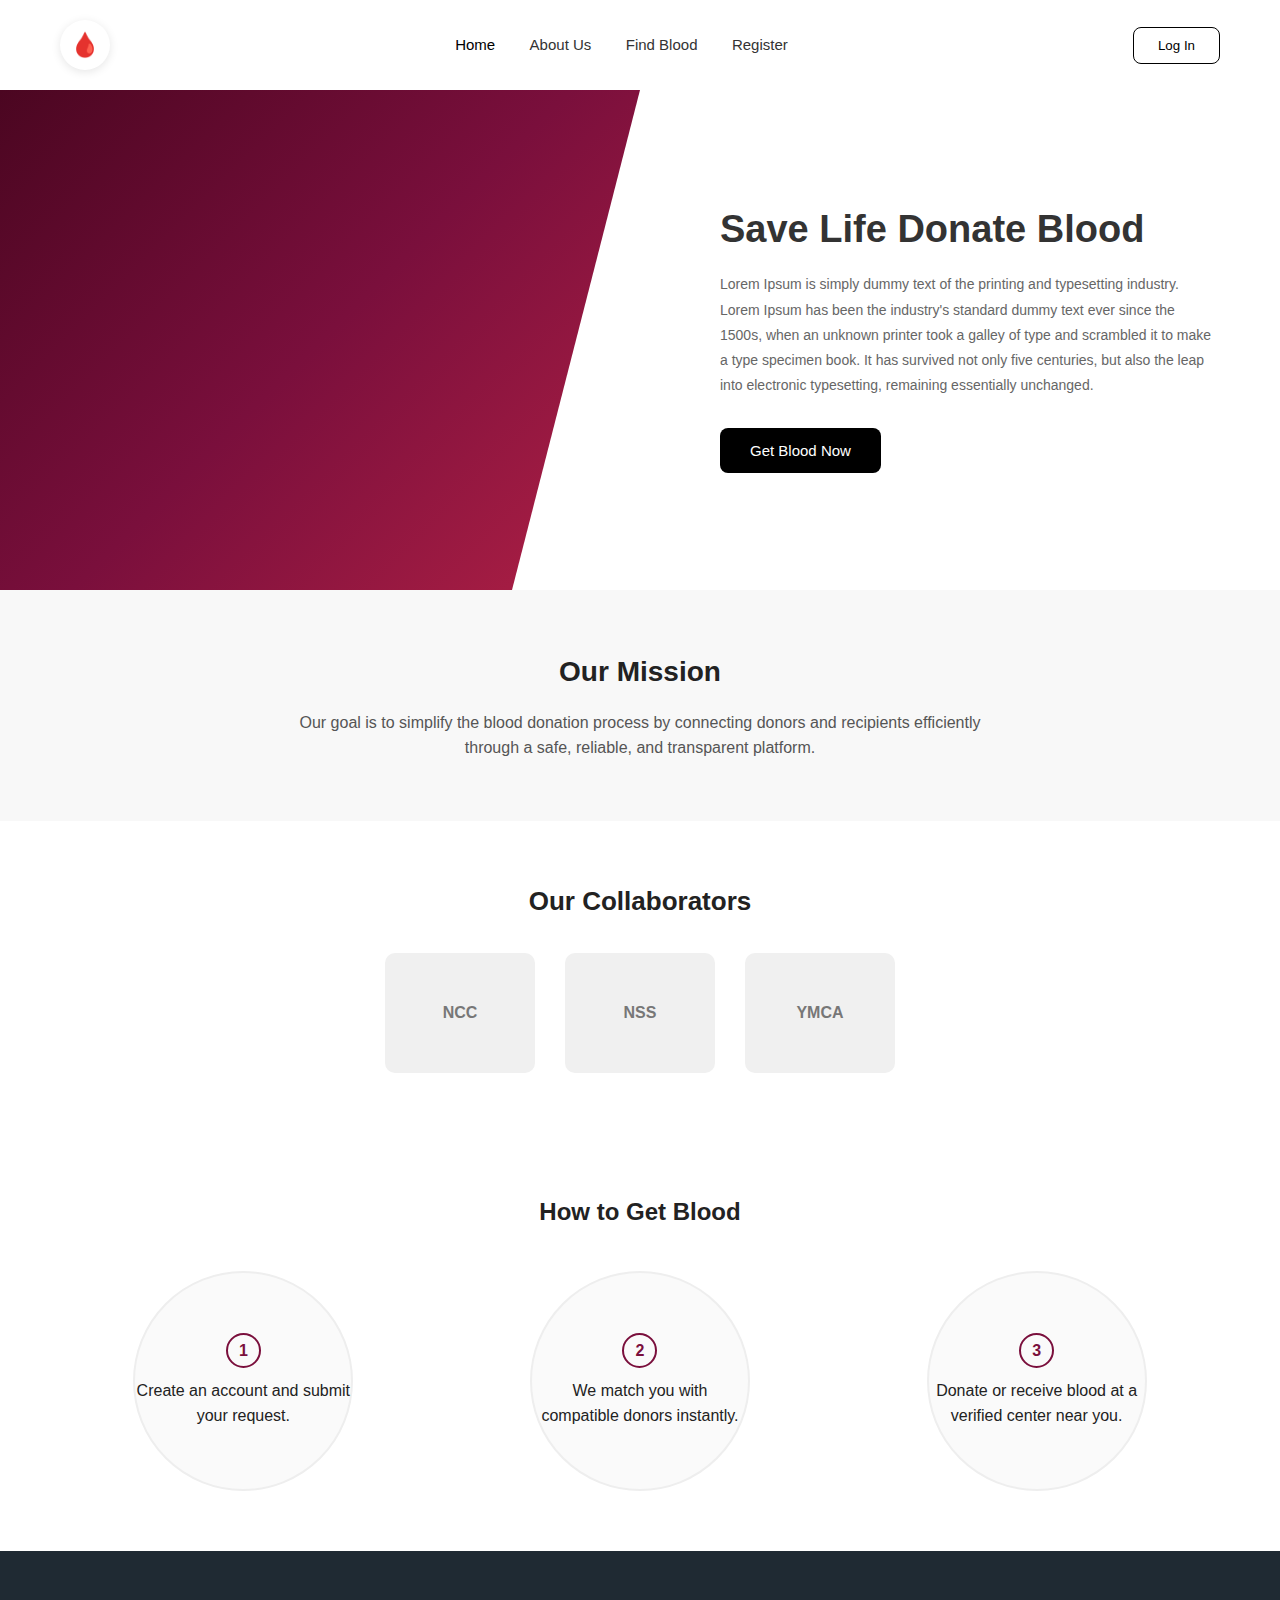
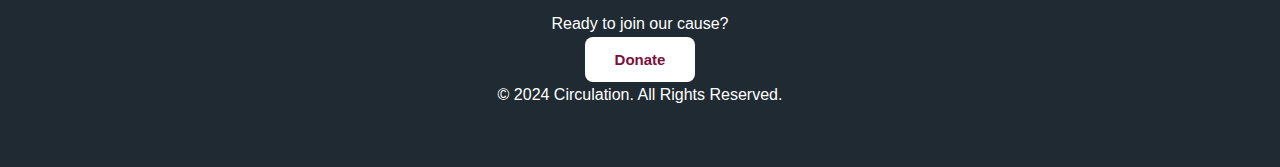
<file: index.html>
<!DOCTYPE html>
<html lang="en">
<head>
  <meta charset="UTF-8">
  <meta name="viewport" content="width=device-width, initial-scale=1.0">
  <title>Circulation | Save Life Donate Blood</title>
  <link rel="stylesheet" href="style.css">
</head>

<body>


  <header class="navbar">
    <div class="logo">🩸</div>
    <nav>
      <a href="#" class="active">Home</a>
      <a href="aboutus.html">About Us</a>
      <a href="findblood.html">Find Blood</a>
      <a href="register.html">Register</a>
    </nav>
    <button class="login">Log In</button>
  </header>


  <section class="hero">
    <div class="hero-shape"></div>
    <div class="hero-text">
      <h1>Save Life Donate Blood</h1>
      <p>Lorem Ipsum is simply dummy text of the printing and typesetting industry. Lorem Ipsum has been the industry's standard dummy text ever since the 1500s, when an unknown printer took a galley of type and scrambled it to make a type specimen book. It has survived not only five centuries, but also the leap into electronic typesetting, remaining essentially unchanged.</p>
      <button class="primary-btn">Get Blood Now</button>
    </div>
  </section>

    <section class="mission">
    <h2>Our Mission</h2>
    <p>Our goal is to simplify the blood donation process by connecting donors and recipients efficiently through a safe, reliable, and transparent platform.</p>
  </section>


  <section class="collaborators">
    <h2>Our Collaborators</h2>
    <div class="logos">
      <div class="box">NCC</div>
      <div class="box">NSS</div>
      <div class="box">YMCA</div>
    </div>
  </section>

 
  <section class="steps">
    <h2>How to Get Blood</h2>
    <div class="step-container">
      <div class="step">
        <span>1</span>
        <p>Create an account and submit your request.</p>
      </div>
      <div class="step">
        <span>2</span>
        <p>We match you with compatible donors instantly.</p>
      </div>
      <div class="step">
        <span>3</span>
        <p>Donate or receive blood at a verified center near you.</p>
      </div>
    </div>
  </section>


  <footer>
    <div class="footer-content">
      <p>Ready to join our cause?</p>
      <button class="primary-btn">Donate</button>
      <p class="footer-copy">&copy; 2024 Circulation. All Rights Reserved.</p>
    </div>
  </footer>

</body>
</html>
</file>
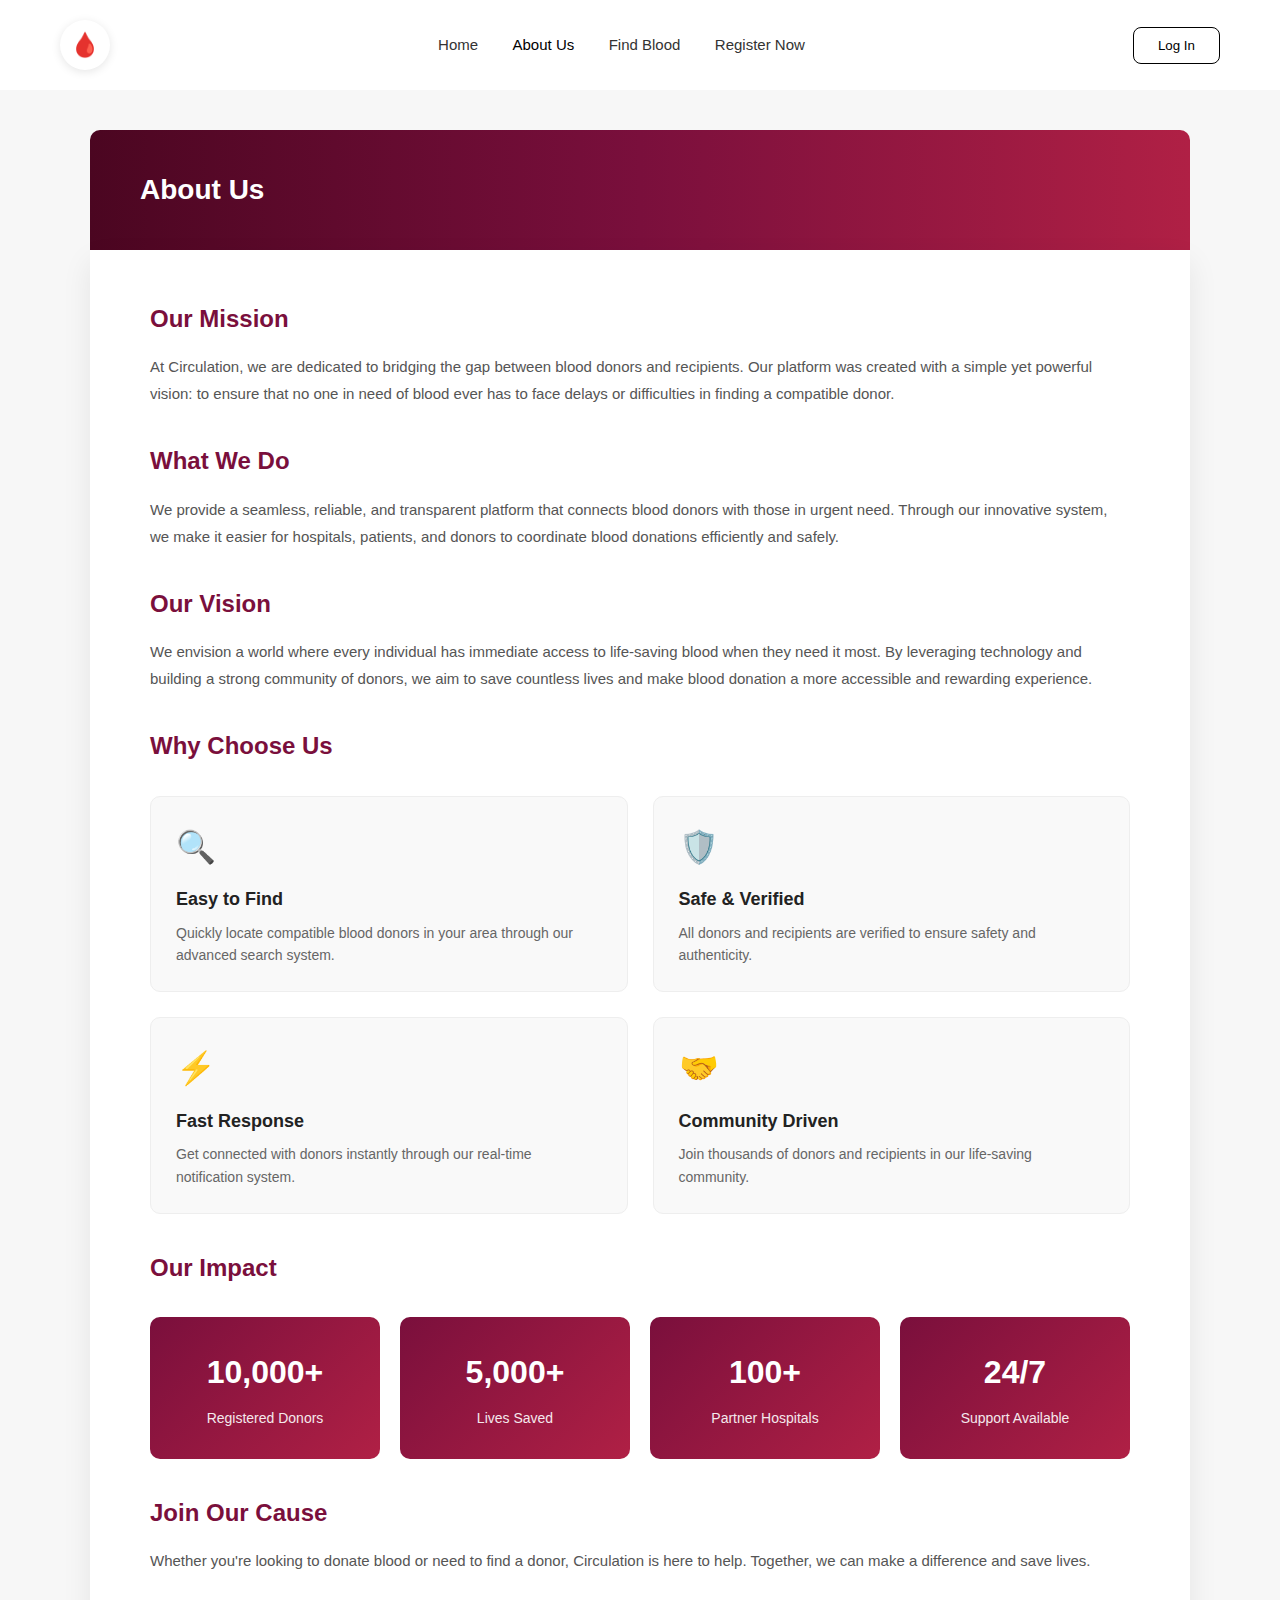
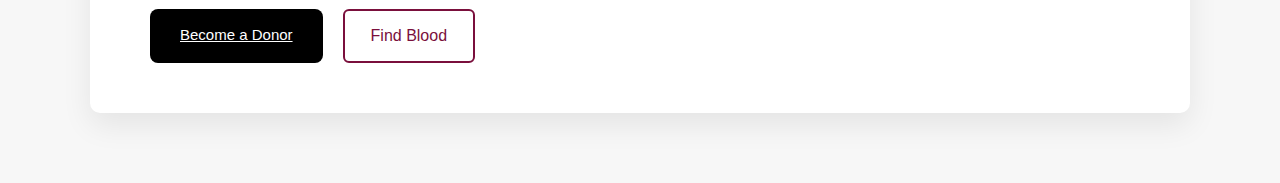
<file: Aboutus.html>
<!DOCTYPE html>
<html lang="en">
<head>
  <meta charset="UTF-8" />
  <meta name="viewport" content="width=device-width, initial-scale=1.0" />
  <title>About Us - Circulation</title>
  <link rel="stylesheet" href="style.css" />
</head>
<body>

<header class="navbar">
  <div class="logo">🩸</div>

  <nav>
    <a href="index.html">Home</a>
    <a href="aboutus.html" class="active">About Us</a>
    <a href="findblood.html">Find Blood</a>
    <a href="register.html">Register Now</a>
  </nav>

  <button class="login">Log In</button>
</header>

<section class="about-hero">
  <div class="container">
    <div class="about-banner">
      <h1>About Us</h1>
    </div>

    <div class="about-card">
      <div class="about-content">
        <h2>Our Mission</h2>
        <p>At Circulation, we are dedicated to bridging the gap between blood donors and recipients. Our platform was created with a simple yet powerful vision: to ensure that no one in need of blood ever has to face delays or difficulties in finding a compatible donor.</p>

        <h2>What We Do</h2>
        <p>We provide a seamless, reliable, and transparent platform that connects blood donors with those in urgent need. Through our innovative system, we make it easier for hospitals, patients, and donors to coordinate blood donations efficiently and safely.</p>

        <h2>Our Vision</h2>
        <p>We envision a world where every individual has immediate access to life-saving blood when they need it most. By leveraging technology and building a strong community of donors, we aim to save countless lives and make blood donation a more accessible and rewarding experience.</p>

        <h2>Why Choose Us</h2>
        <div class="features-grid">
          <div class="feature-item">
            <div class="feature-icon">🔍</div>
            <h3>Easy to Find</h3>
            <p>Quickly locate compatible blood donors in your area through our advanced search system.</p>
          </div>

          <div class="feature-item">
            <div class="feature-icon">🛡️</div>
            <h3>Safe & Verified</h3>
            <p>All donors and recipients are verified to ensure safety and authenticity.</p>
          </div>

          <div class="feature-item">
            <div class="feature-icon">⚡</div>
            <h3>Fast Response</h3>
            <p>Get connected with donors instantly through our real-time notification system.</p>
          </div>

          <div class="feature-item">
            <div class="feature-icon">🤝</div>
            <h3>Community Driven</h3>
            <p>Join thousands of donors and recipients in our life-saving community.</p>
          </div>
        </div>

        <h2>Our Impact</h2>
        <div class="impact-stats">
          <div class="stat-box">
            <div class="stat-number">10,000+</div>
            <div class="stat-label">Registered Donors</div>
          </div>
          <div class="stat-box">
            <div class="stat-number">5,000+</div>
            <div class="stat-label">Lives Saved</div>
          </div>
          <div class="stat-box">
            <div class="stat-number">100+</div>
            <div class="stat-label">Partner Hospitals</div>
          </div>
          <div class="stat-box">
            <div class="stat-number">24/7</div>
            <div class="stat-label">Support Available</div>
          </div>
        </div>

        <h2>Join Our Cause</h2>
        <p>Whether you're looking to donate blood or need to find a donor, Circulation is here to help. Together, we can make a difference and save lives.</p>

        <div class="cta-buttons">
          <a href="register.html" class="primary-btn">Become a Donor</a>
          <a href="findblood.html" class="secondary-btn">Find Blood</a>
        </div>
      </div>
    </div>
  </div>
</section>

</body>
</html>
</file>
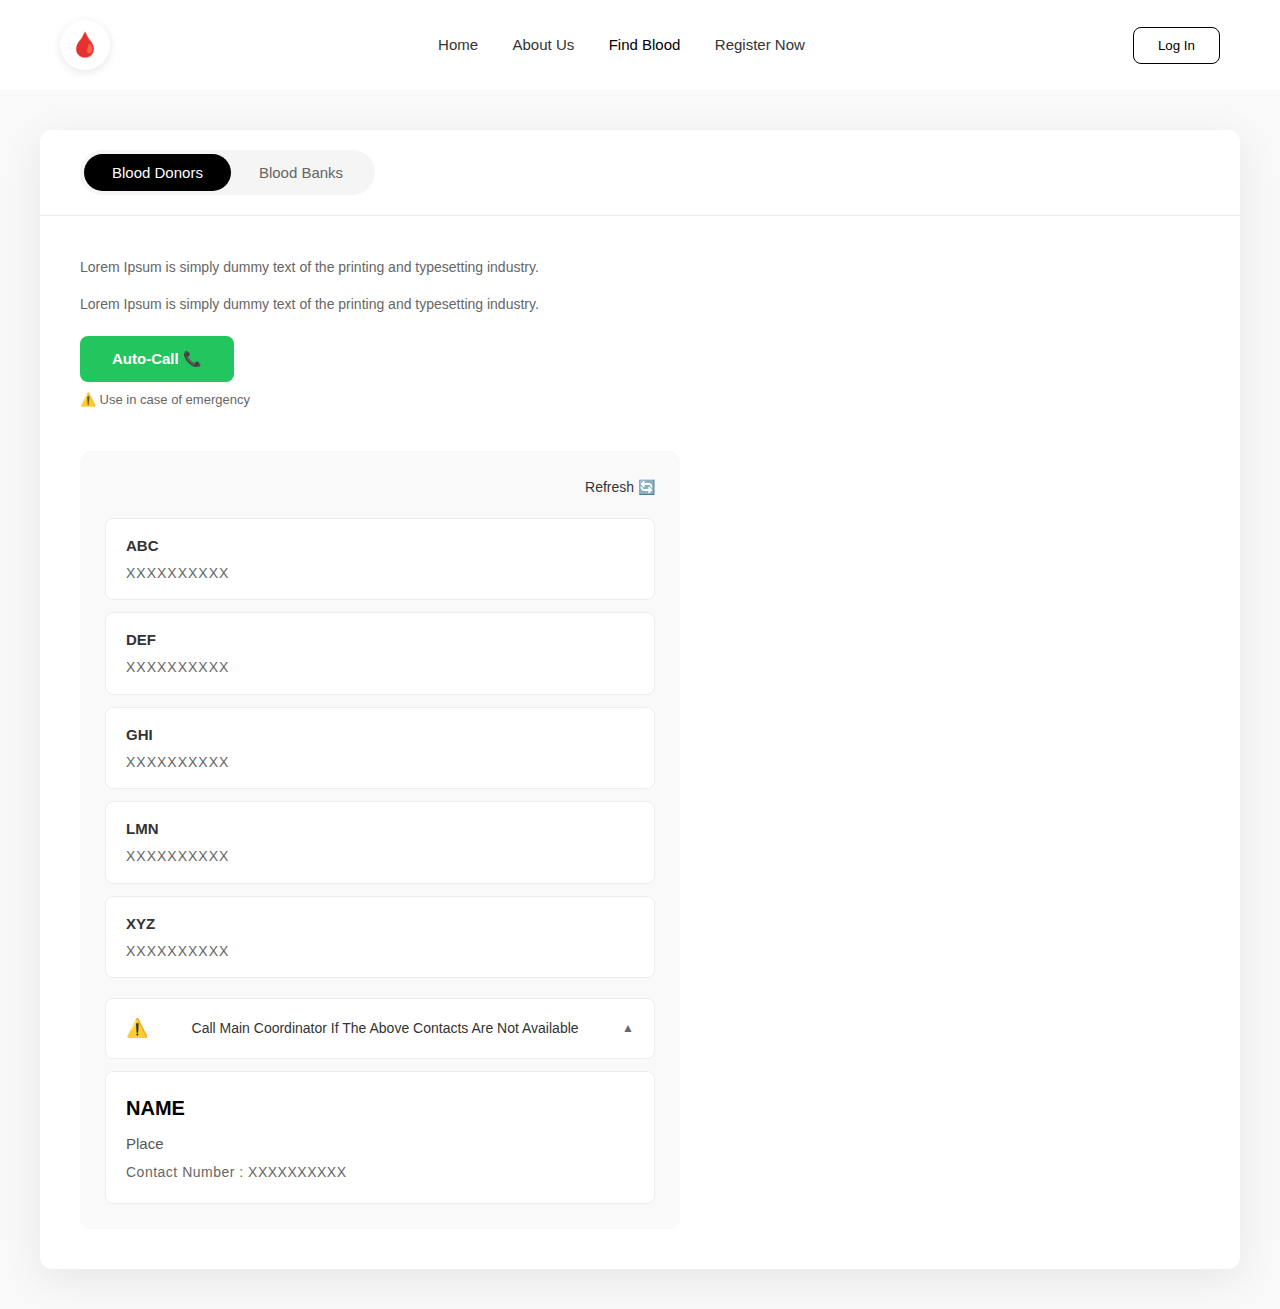
<file: dashboard.html>
<!DOCTYPE html>
<html lang="en">
<head>
  <meta charset="UTF-8" />
  <meta name="viewport" content="width=device-width, initial-scale=1.0" />
  <title>Find Blood - Blood Needer Dashboard</title>
  <link rel="stylesheet" href="style.css" />
</head>
<body>

<header class="navbar">
  <div class="logo">🩸</div>

  <nav>
    <a href="index.html">Home</a>
    <a href="aboutus.html">About Us</a>
    <a href="findblood.html" class="active">Find Blood</a>
    <a href="register.html">Register Now</a>
  </nav>

  <button class="login">Log In</button>
</header>

<section class="dashboard-section">
  <div class="dashboard-container">
    <div class="dashboard-header">
      <div class="tab-switcher">
        <button class="tab-btn active">Blood Donors</button>
        <button class="tab-btn">Blood Banks</button>
      </div>
    </div>

    <div class="dashboard-content">
      <div class="left-panel">
        <p class="info-text">Lorem Ipsum is simply dummy text of the printing and typesetting industry.</p>
        <p class="info-text">Lorem Ipsum is simply dummy text of the printing and typesetting industry.</p>

        <button class="emergency-btn">
          Auto-Call 📞
        </button>
        <p class="emergency-note">⚠️ Use in case of emergency</p>

        <div class="donor-list">
          <div class="list-header">
            <span class="refresh-btn">Refresh 🔄</span>
          </div>

          <div class="donor-item">
            <div class="donor-name">ABC</div>
            <div class="donor-contact">XXXXXXXXXX</div>
          </div>

          <div class="donor-item">
            <div class="donor-name">DEF</div>
            <div class="donor-contact">XXXXXXXXXX</div>
          </div>

          <div class="donor-item">
            <div class="donor-name">GHI</div>
            <div class="donor-contact">XXXXXXXXXX</div>
          </div>

          <div class="donor-item">
            <div class="donor-name">LMN</div>
            <div class="donor-contact">XXXXXXXXXX</div>
          </div>

          <div class="donor-item">
            <div class="donor-name">XYZ</div>
            <div class="donor-contact">XXXXXXXXXX</div>
          </div>

          <div class="coordinator-notice">
            <span class="warning-icon">⚠️</span>
            <span>Call Main Coordinator If The Above Contacts Are Not Available</span>
            <span class="expand-icon">▲</span>
          </div>

          <div class="coordinator-details">
            <div class="coordinator-name">NAME</div>
            <div class="coordinator-info">Place</div>
            <div class="coordinator-contact">Contact Number : XXXXXXXXXX</div>
          </div>
        </div>
      </div>
    </div>
  </div>
</section>

</body>
</html>
</file>
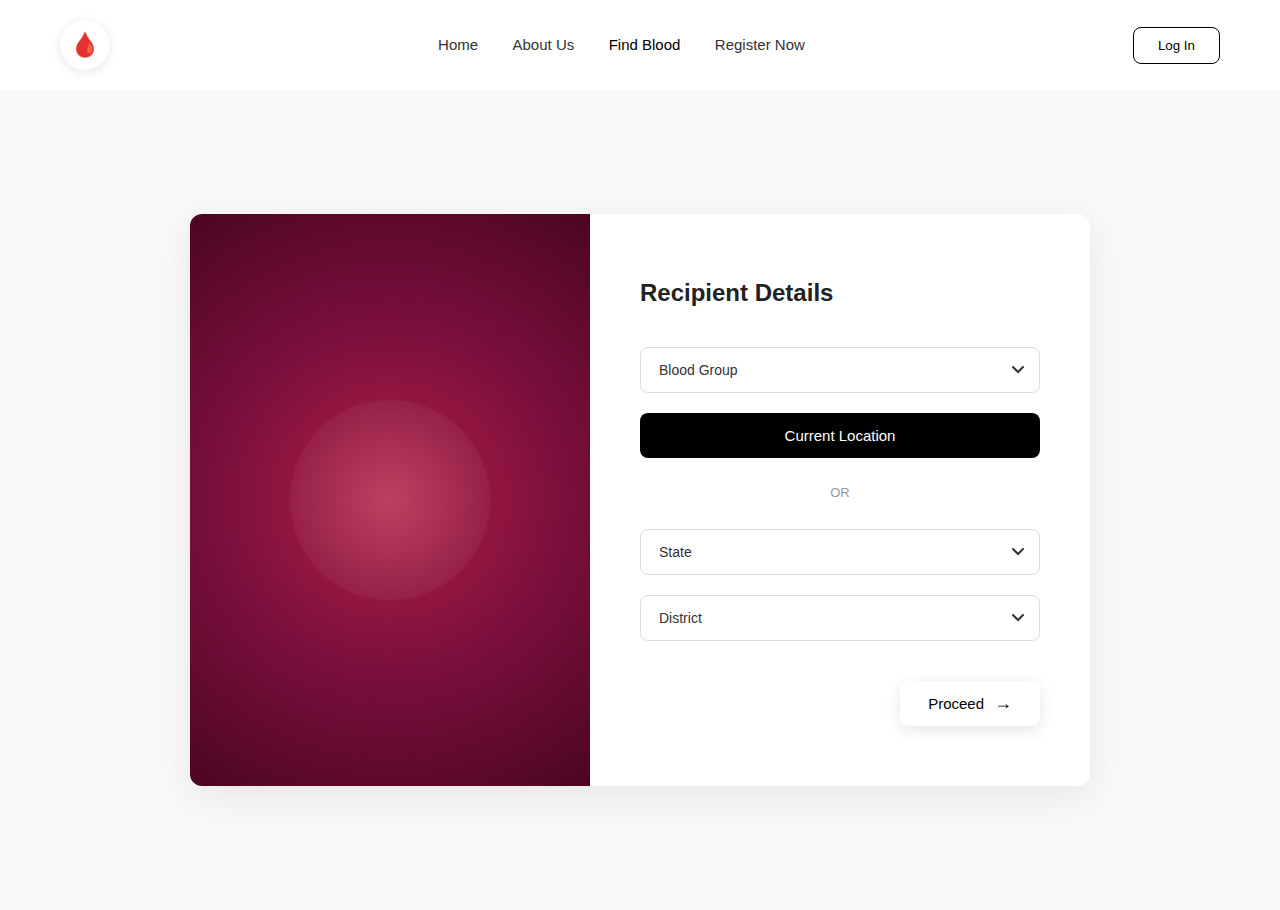
<file: findblood.html>
<!DOCTYPE html>
<html lang="en">
<head>
  <meta charset="UTF-8" />
  <meta name="viewport" content="width=device-width, initial-scale=1.0" />
  <title>Find Blood</title>
  <link rel="stylesheet" href="style.css" />
</head>
<body>

<header class="navbar">
  <div class="logo">🩸</div>

  <nav>
    <a href="index.html">Home</a>
    <a href="aboutus.html">About Us</a>
    <a href="findblood.html" class="active">Find Blood</a>
    <a href="register.html">Register Now</a>
  </nav>

  <button class="login">Log In</button>
</header>

<section class="find-blood-section">
  <div class="find-container">
    <div class="find-left">
      <div class="gradient-shape"></div>
    </div>

    <div class="find-right">
      <h2>Recipient Details</h2>

      <form class="find-form">
        <div class="form-group">
          <select required>
            <option value="" disabled selected>Blood Group</option>
            <option>A+</option>
            <option>A-</option>
            <option>B+</option>
            <option>B-</option>
            <option>AB+</option>
            <option>AB-</option>
            <option>O+</option>
            <option>O-</option>
          </select>
        </div>

        <button type="button" class="location-btn">Current Location</button>

        <div class="or-divider">OR</div>

        <div class="form-group">
          <select required>
            <option value="" disabled selected>State</option>
            <option>Bulacan</option>
            <option>Metro Manila</option>
            <option>Laguna</option>
            <option>Cavite</option>
            <option>Rizal</option>
          </select>
        </div>

        <div class="form-group">
          <select required>
            <option value="" disabled selected>District</option>
            <option>District 1</option>
            <option>District 2</option>
            <option>District 3</option>
            <option>District 4</option>
          </select>
        </div>

        <button type="submit" class="proceed-btn">
          Proceed
          <span class="arrow">→</span>
        </button>
      </form>
    </div>
  </div>
</section>

</body>
</html>
</file>
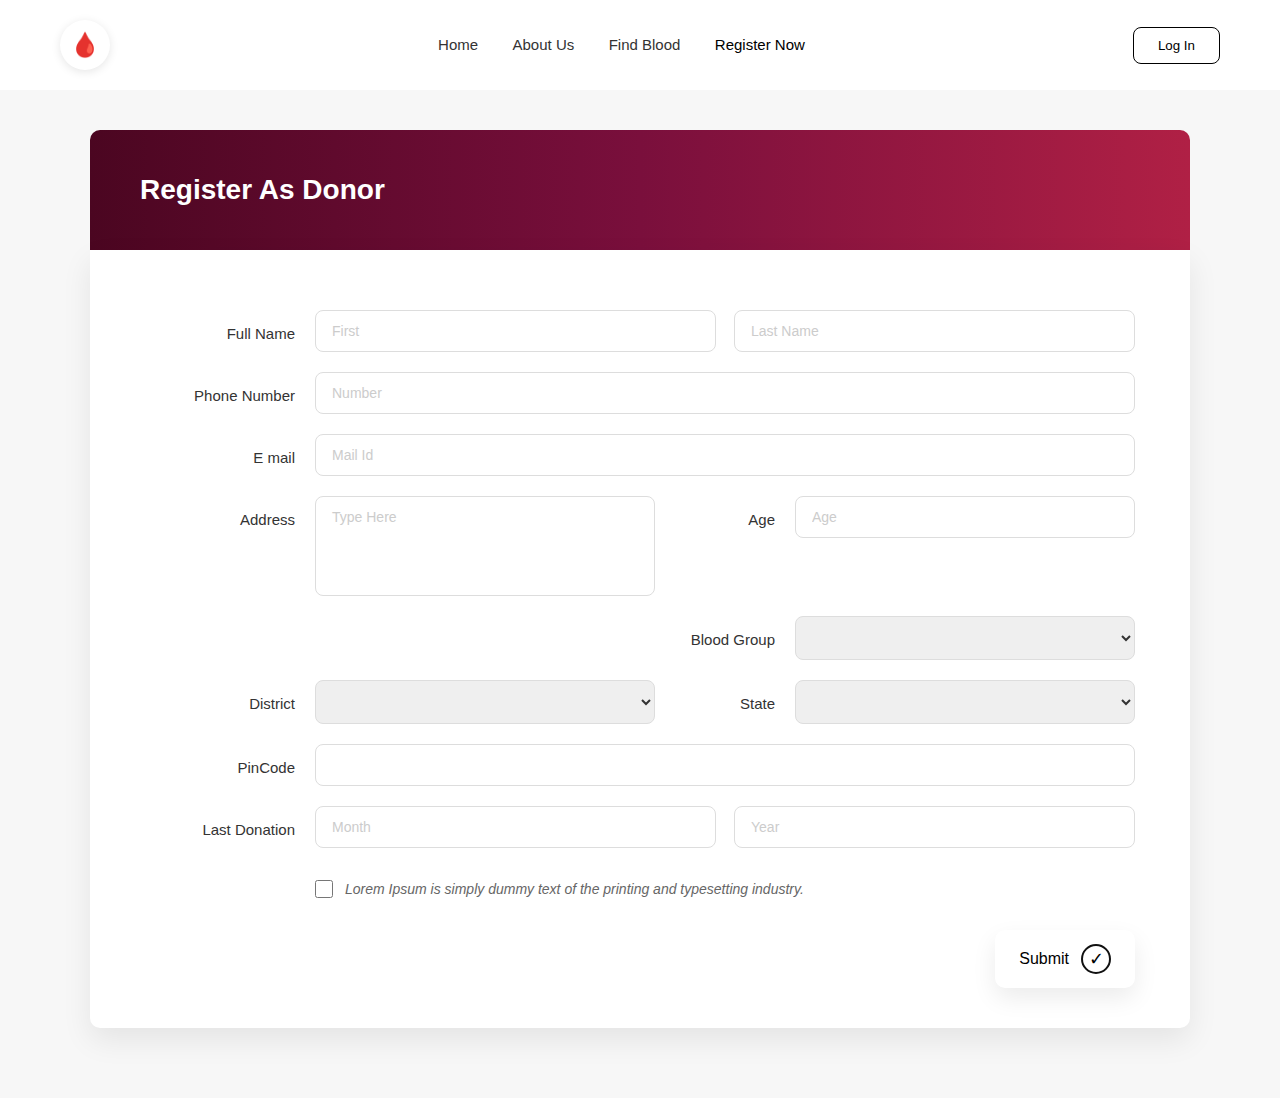
<file: register.html>
<!DOCTYPE html>
<html lang="en">
<head>
  <meta charset="UTF-8" />
  <meta name="viewport" content="width=device-width, initial-scale=1.0" />
  <title>Register As Donor</title>
  <link rel="stylesheet" href="style.css" />
</head>
<body>

<header class="navbar">
  <div class="logo">🩸</div>

  <nav>
    <a href="index.html">Home</a>
    <a href="aboutus.html">About Us</a>
    <a href="findblood.html">Find Blood</a>
    <a href="register.html" class="active">Register Now</a>
  </nav>

  <button class="login">Log In</button>
</header>

<section class="reg-hero">
  <div class="container">
    <div class="reg-banner">
      <h1>Register As Donor</h1>
    </div>

    <div class="reg-card">
      <form class="reg-form">
        <div class="row">
          <label>Full Name</label>
          <div class="two">
            <input type="text" placeholder="First" required>
            <input type="text" placeholder="Last Name" required>
          </div>
        </div>

        <div class="row">
          <label>Phone Number</label>
          <input type="tel" placeholder="Number" required>
        </div>

        <div class="row">
          <label>E mail</label>
          <input type="email" placeholder="Mail Id" required>
        </div>

        <div class="row address-row">
          <label>Address</label>
          <textarea placeholder="Type Here"></textarea>
          <label class="age-label">Age</label>
          <input type="number" class="age-input" placeholder="Age" min="0">
        </div>

        <div class="row blood-row">
          <label>&nbsp;</label>
          <div class="empty"></div>
          <label class="blood-label">Blood Group</label>
          <select class="blood-select">
            <option value="" selected disabled></option>
            <option>A+</option><option>A-</option>
            <option>B+</option><option>B-</option>
            <option>AB+</option><option>AB-</option>
            <option>O+</option><option>O-</option>
          </select>
        </div>

        <div class="row district-state">
          <label class="district-label">District</label>
          <select class="district-select">
            <option value="" selected disabled></option>
            <option>District 1</option>
            <option>District 2</option>
            <option>District 3</option>
          </select>
          <label class="state-label">State</label>
          <select class="state-select">
            <option value="" selected disabled></option>
            <option>Bulacan</option>
            <option>Metro Manila</option>
            <option>Laguna</option>
          </select>
        </div>

        <div class="row">
          <label>PinCode</label>
          <input type="text" placeholder="">
        </div>

        <div class="row">
          <label>Last Donation</label>
          <div class="two">
            <input type="text" placeholder="Month">
            <input type="text" placeholder="Year">
          </div>
        </div>

        <div class="row agree">
          <input type="checkbox" id="agree">
          <label for="agree">Lorem Ipsum is simply dummy text of the printing and typesetting industry.</label>
        </div>

        <div class="submit-row">
          <button class="submit-btn" type="submit">
            Submit <span class="check">✓</span>
          </button>
        </div>
      </form>
    </div>
  </div>
</section>

</body>
</html>
</file>
<file: style.css>
*{
  margin:0;
  padding:0;
  box-sizing:border-box;
  font-family: 'Poppins', Arial, sans-serif;
}

body{
  color:#222;
  background:#fff;
  line-height:1.6;
}

.navbar{
  display:flex;
  align-items:center;
  justify-content:space-between;
  padding:20px 60px;
  background:#fff;
  box-shadow:0 2px 10px rgba(0,0,0,.05);
}

.logo{
  width:50px;
  height:50px;
  background:#fff;
  border-radius:50%;
  display:flex;
  align-items:center;
  justify-content:center;
  font-size:24px;
  box-shadow:0 2px 10px rgba(0,0,0,.1);
}

.navbar nav a{
  margin:0 15px;
  text-decoration:none;
  color:#333;
  font-weight:400;
  font-size:15px;
}

.navbar nav a:hover,
.navbar nav a.active{
  color:#000;
  font-weight:500;
}

.login{
  padding:10px 24px;
  border:1.5px solid #000;
  background:none;
  border-radius:8px;
  color:#000;
  cursor:pointer;
  font-weight:400;
}

.login:hover{
  background:#000;
  color:#fff;
}

.hero{
  display:flex;
  align-items:center;
  justify-content:flex-end;
  padding:80px 60px;
  min-height:500px;
  position:relative;
  overflow:hidden;
  background:#fff;
}

.hero-shape{
  position:absolute;
  left:0;
  top:0;
  bottom:0;
  width:50%;
  background:linear-gradient(135deg,#4b0621 0%,#7a0f3c 50%,#b02045 100%);
  clip-path:polygon(0 0,100% 0,80% 100%,0 100%);
  z-index:0;
}

.hero-text{
  max-width:500px;
  z-index:1;
  text-align:left;
}

.hero-text h1{
  font-size:38px;
  margin-bottom:20px;
  color:#333;
  font-weight:700;
  line-height:1.2;
}

.hero-text h1 span{
  color:#7a0f3c;
}

.hero-text p{
  font-size:14px;
  color:#666;
  margin-bottom:30px;
  line-height:1.8;
}

.primary-btn{
  background:#000;
  color:#fff;
  padding:14px 30px;
  border:none;
  border-radius:8px;
  cursor:pointer;
  font-weight:500;
  font-size:15px;
  transition:background .3s;
}

.primary-btn:hover{
  background:#222;
}

.mission{
  background:#f8f8f8;
  padding:60px;
  text-align:center;
}

.mission h2{
  font-size:28px;
  margin-bottom:15px;
}

.mission p{
  color:#555;
  max-width:700px;
  margin:0 auto;
}

.collaborators{
  padding:60px;
  text-align:center;
}

.collaborators h2{
  font-size:26px;
  margin-bottom:30px;
}

.logos{
  display:flex;
  gap:30px;
  justify-content:center;
  flex-wrap:wrap;
}

.box{
  width:150px;
  height:120px;
  background:#f0f0f0;
  display:flex;
  align-items:center;
  justify-content:center;
  border-radius:10px;
  font-weight:bold;
  color:#777;
}

.box:hover{
  background:#7a0f3c;
  color:#fff;
}

.steps{
  padding:60px;
  text-align:center;
}

.step-container{
  display:flex;
  justify-content:space-around;
  gap:30px;
  margin-top:40px;
  flex-wrap:wrap;
}

.step{
  width:220px;
  height:220px;
  border-radius:50%;
  background:#fafafa;
  border:2px solid #eee;
  display:flex;
  flex-direction:column;
  align-items:center;
  justify-content:center;
}

.step span{
  width:35px;
  height:35px;
  border-radius:50%;
  border:2px solid #7a0f3c;
  color:#7a0f3c;
  line-height:31px;
  font-weight:bold;
  margin-bottom:10px;
}

footer{
  background:#1f2a33;
  color:#fff;
  padding:60px 20px;
  text-align:center;
}

footer .primary-btn{
  background:#fff;
  color:#7a0f3c;
  font-weight:bold;
}

footer .primary-btn:hover{
  background:#7a0f3c;
  color:#fff;
}

.container{
  width:min(1100px,92vw);
  margin:0 auto;
}

.reg-hero{
  padding:40px 0 70px;
  background:#f7f7f7;
}

.reg-banner{
  height:120px;
  background:linear-gradient(90deg,#4b0621,#7a0f3c,#b02045);
  display:flex;
  align-items:center;
  padding:0 50px;
  border-radius:10px 10px 0 0;
}

.reg-banner h1{
  color:#fff;
  font-size:28px;
}

.reg-card{
  background:#fff;
  padding:40px 55px;
  border-radius:0 0 10px 10px;
  box-shadow:0 12px 30px rgba(0,0,0,.08);
}

.reg-form .row{
  display:grid;
  grid-template-columns:150px 1fr;
  gap:20px;
  margin:20px 0;
  align-items:start;
}

.reg-form label{
  padding-top:12px;
  font-size:15px;
  color:#333;
  text-align:right;
}

.reg-form input,
.reg-form select,
.reg-form textarea{
  width:100%;
  padding:12px 16px;
  border:1px solid #ddd;
  border-radius:8px;
  font-size:14px;
  color:#333;
}

.reg-form input::placeholder,
.reg-form textarea::placeholder{
  color:#ccc;
}

.reg-form textarea{
  height:100px;
  resize:none;
  font-family: 'Poppins', Arial, sans-serif;
}

.two{
  display:grid;
  grid-template-columns:1fr 1fr;
  gap:18px;
}

.row.address-row{
  display:grid;
  grid-template-columns:150px 1fr 100px 1fr;
  gap:20px;
  align-items:start;
}

.row.address-row textarea{
  grid-column:2;
}

.row.address-row .age-label{
  grid-column:3;
  text-align:right;
  padding-top:12px;
}

.row.address-row .age-input{
  grid-column:4;
}

.row.blood-row{
  display:grid;
  grid-template-columns:150px 1fr 100px 1fr;
  gap:20px;
  align-items:start;
  margin-top:0;
}

.row.blood-row .empty{
  grid-column:2;
}

.row.blood-row .blood-label{
  grid-column:3;
  text-align:right;
  padding-top:12px;
}

.row.blood-row .blood-select{
  grid-column:4;
}

.row.district-state{
  display:grid;
  grid-template-columns:150px 1fr 100px 1fr;
  gap:20px;
  align-items:start;
}

.row.district-state .district-label{
  grid-column:1;
}

.row.district-state .district-select{
  grid-column:2;
}

.row.district-state .state-label{
  grid-column:3;
  text-align:right;
  padding-top:12px;
}

.row.district-state .state-select{
  grid-column:4;
}

.row.agree{
  display:flex;
  align-items:start;
  gap:12px;
  margin:30px 0 20px;
  grid-template-columns:1fr;
}

.row.agree input[type="checkbox"]{
  width:18px;
  height:18px;
  margin-top:2px;
  margin-left:170px;
  cursor:pointer;
}

.row.agree label{
  padding-top:0;
  font-size:14px;
  color:#666;
  font-style:italic;
  text-align:left;
}

.submit-row{
  display:flex;
  justify-content:flex-end;
  margin-top:30px;
}

.submit-btn{
  display:flex;
  align-items:center;
  gap:12px;
  padding:14px 24px;
  border:none;
  background:#fff;
  border-radius:10px;
  box-shadow:0 10px 25px rgba(0,0,0,.08);
  cursor:pointer;
  font-size:16px;
  font-weight:500;
}

.submit-btn:hover{
  box-shadow:0 12px 30px rgba(0,0,0,.15);
}

.submit-btn .check{
  width:30px;
  height:30px;
  border-radius:50%;
  border:2px solid #111;
  display:flex;
  align-items:center;
  justify-content:center;
  font-size:18px;
}

@media(max-width:768px){
  .hero{
    flex-direction:column;
    justify-content:center;
    text-align:center;
    padding:60px 30px;
    min-height:400px;
  }

  .hero-shape{
    width:100%;
    height:40%;
    clip-path:polygon(0 0,100% 0,100% 100%,0 80%);
  }

  .hero-text{
    margin-top:20px;
  }

  .navbar{
    flex-direction:column;
    gap:10px;
  }

  .reg-form .row{
    grid-template-columns:1fr;
  }

  .reg-form label{
    text-align:left;
    padding-top:0;
  }

  .two{
    grid-template-columns:1fr;
  }

  .row.address-row{
    grid-template-columns:1fr;
  }

  .row.address-row .age-label{
    text-align:left;
    padding-top:0;
  }

  .row.blood-row{
    grid-template-columns:1fr;
  }

  .row.blood-row .blood-label{
    text-align:left;
    padding-top:0;
  }

  .row.district-state{
    grid-template-columns:1fr;
  }

  .row.district-state .state-label{
    text-align:left;
    padding-top:0;
  }

  .row.agree input[type="checkbox"]{
    margin-left:0;
  }
}

.find-blood-section{
  min-height:calc(100vh - 80px);
  display:flex;
  align-items:center;
  justify-content:center;
  padding:40px 20px;
  background:#f9f9f9;
}

.find-container{
  display:grid;
  grid-template-columns:400px 500px;
  max-width:900px;
  width:100%;
  background:#fff;
  border-radius:12px;
  overflow:hidden;
  box-shadow:0 10px 40px rgba(0,0,0,.08);
}

.find-left{
  position:relative;
  background:#fff;
  overflow:hidden;
}

.gradient-shape{
  width:100%;
  height:100%;
  background:radial-gradient(circle at center,#b02045,#7a0f3c,#4b0621);
  position:relative;
}

.gradient-shape::before{
  content:'';
  position:absolute;
  top:50%;
  left:50%;
  transform:translate(-50%,-50%);
  width:200px;
  height:200px;
  background:radial-gradient(circle,rgba(255,255,255,.15),transparent);
  border-radius:50%;
}

.find-right{
  padding:60px 50px;
  display:flex;
  flex-direction:column;
}

.find-right h2{
  font-size:24px;
  margin-bottom:35px;
  color:#222;
  font-weight:600;
}

.find-form{
  display:flex;
  flex-direction:column;
  gap:20px;
}

.form-group select{
  width:100%;
  padding:14px 18px;
  border:1px solid #ddd;
  border-radius:8px;
  font-size:14px;
  color:#333;
  background:#fff;
  cursor:pointer;
  appearance:none;
  background-image:url("data:image/svg+xml,%3Csvg width='12' height='8' viewBox='0 0 12 8' fill='none' xmlns='http://www.w3.org/2000/svg'%3E%3Cpath d='M1 1L6 6L11 1' stroke='%23333' stroke-width='2' stroke-linecap='round'/%3E%3C/svg%3E");
  background-repeat:no-repeat;
  background-position:right 15px center;
  padding-right:40px;
}

.form-group select:focus{
  outline:none;
  border-color:#7a0f3c;
}

.location-btn{
  width:100%;
  padding:14px 18px;
  background:#000;
  color:#fff;
  border:none;
  border-radius:8px;
  font-size:15px;
  font-weight:500;
  cursor:pointer;
  transition:background .3s;
}

.location-btn:hover{
  background:#222;
}

.or-divider{
  text-align:center;
  color:#999;
  font-size:13px;
  margin:5px 0;
  position:relative;
}

.proceed-btn{
  width:fit-content;
  align-self:flex-end;
  padding:12px 28px;
  background:#fff;
  color:#000;
  border:none;
  border-radius:8px;
  font-size:15px;
  font-weight:500;
  cursor:pointer;
  box-shadow:0 4px 15px rgba(0,0,0,.1);
  display:flex;
  align-items:center;
  gap:10px;
  margin-top:20px;
  transition:box-shadow .3s;
}

.proceed-btn:hover{
  box-shadow:0 6px 20px rgba(0,0,0,.15);
}

.proceed-btn .arrow{
  font-size:18px;
}

@media(max-width:900px){
  .find-container{
    grid-template-columns:1fr;
    max-width:500px;
  }

  .find-left{
    display:none;
  }

  .find-right{
    padding:40px 30px;
  }
}

.about-hero{
  padding:40px 0 70px;
  background:#f7f7f7;
  min-height:calc(100vh - 80px);
}

.about-banner{
  height:120px;
  background:linear-gradient(90deg,#4b0621,#7a0f3c,#b02045);
  display:flex;
  align-items:center;
  padding:0 50px;
  border-radius:10px 10px 0 0;
}

.about-banner h1{
  color:#fff;
  font-size:28px;
  font-weight:600;
}

.about-card{
  background:#fff;
  padding:50px 60px;
  border-radius:0 0 10px 10px;
  box-shadow:0 12px 30px rgba(0,0,0,.08);
}

.about-content h2{
  font-size:24px;
  color:#7a0f3c;
  margin-top:35px;
  margin-bottom:15px;
  font-weight:600;
}

.about-content h2:first-child{
  margin-top:0;
}

.about-content p{
  font-size:15px;
  color:#555;
  line-height:1.8;
  margin-bottom:20px;
}

.features-grid{
  display:grid;
  grid-template-columns:repeat(2,1fr);
  gap:25px;
  margin:30px 0;
}

.feature-item{
  padding:25px;
  background:#f9f9f9;
  border-radius:10px;
  border:1px solid #eee;
  transition:all .3s;
}

.feature-item:hover{
  background:#fff;
  border-color:#7a0f3c;
  box-shadow:0 5px 15px rgba(122,15,60,.1);
}

.feature-icon{
  font-size:32px;
  margin-bottom:12px;
}

.feature-item h3{
  font-size:18px;
  color:#222;
  margin-bottom:8px;
  font-weight:600;
}

.feature-item p{
  font-size:14px;
  color:#666;
  margin:0;
  line-height:1.6;
}

.impact-stats{
  display:grid;
  grid-template-columns:repeat(4,1fr);
  gap:20px;
  margin:30px 0;
}

.stat-box{
  text-align:center;
  padding:30px 20px;
  background:linear-gradient(135deg,#7a0f3c,#b02045);
  border-radius:10px;
  color:#fff;
}

.stat-number{
  font-size:32px;
  font-weight:bold;
  margin-bottom:8px;
}

.stat-label{
  font-size:14px;
  opacity:.9;
}

.cta-buttons{
  display:flex;
  gap:20px;
  margin-top:35px;
}

.secondary-btn{
  background:#fff;
  color:#7a0f3c;
  padding:12px 26px;
  border:2px solid #7a0f3c;
  border-radius:6px;
  cursor:pointer;
  text-decoration:none;
  display:inline-block;
  font-weight:500;
  transition:all .3s;
}

.secondary-btn:hover{
  background:#7a0f3c;
  color:#fff;
}

@media(max-width:768px){
  .about-card{
    padding:30px 25px;
  }

  .features-grid{
    grid-template-columns:1fr;
  }

  .impact-stats{
    grid-template-columns:repeat(2,1fr);
    gap:15px;
  }

  .stat-number{
    font-size:24px;
  }

  .cta-buttons{
    flex-direction:column;
  }

  .cta-buttons a{
    text-align:center;
  }
}

/* Dashboard Styles */
.dashboard-section{
  min-height:calc(100vh - 80px);
  padding:40px 20px;
  background:#f9f9f9;
}

.dashboard-container{
  max-width:1200px;
  margin:0 auto;
  background:#fff;
  border-radius:12px;
  overflow:hidden;
  box-shadow:0 10px 40px rgba(0,0,0,.08);
}

.dashboard-header{
  background:#fff;
  padding:20px 40px;
  border-bottom:1px solid #eee;
}

.tab-switcher{
  display:flex;
  gap:0;
  background:#f5f5f5;
  border-radius:30px;
  padding:4px;
  width:fit-content;
}

.tab-btn{
  padding:10px 28px;
  border:none;
  background:transparent;
  border-radius:25px;
  cursor:pointer;
  font-size:15px;
  font-weight:500;
  color:#666;
  transition:all .3s;
}

.tab-btn.active{
  background:#000;
  color:#fff;
}

.tab-btn:hover:not(.active){
  color:#000;
}

.dashboard-content{
  padding:40px;
}

.left-panel{
  max-width:600px;
}

.info-text{
  font-size:14px;
  color:#666;
  margin-bottom:15px;
  line-height:1.6;
}

.emergency-btn{
  background:#22c55e;
  color:#fff;
  border:none;
  padding:14px 32px;
  border-radius:8px;
  font-size:15px;
  font-weight:600;
  cursor:pointer;
  margin-top:20px;
  display:flex;
  align-items:center;
  gap:8px;
  transition:background .3s;
}

.emergency-btn:hover{
  background:#16a34a;
}

.emergency-note{
  font-size:13px;
  color:#666;
  margin-top:8px;
  display:flex;
  align-items:center;
  gap:5px;
}

.donor-list{
  margin-top:40px;
  background:#f9f9f9;
  border-radius:10px;
  padding:25px;
}

.list-header{
  display:flex;
  justify-content:flex-end;
  margin-bottom:20px;
}

.refresh-btn{
  font-size:14px;
  color:#333;
  cursor:pointer;
  display:flex;
  align-items:center;
  gap:6px;
  font-weight:500;
}

.refresh-btn:hover{
  color:#000;
}

.donor-item{
  background:#fff;
  padding:15px 20px;
  margin-bottom:12px;
  border-radius:8px;
  border:1px solid #eee;
}

.donor-name{
  font-weight:600;
  color:#333;
  margin-bottom:4px;
  font-size:15px;
}

.donor-contact{
  color:#666;
  font-size:14px;
  letter-spacing:1px;
}

.coordinator-notice{
  display:flex;
  align-items:center;
  justify-content:space-between;
  padding:15px 20px;
  background:#fff;
  border:1px solid #eee;
  border-radius:8px;
  margin-top:20px;
  cursor:pointer;
  font-size:14px;
  color:#333;
}

.warning-icon{
  font-size:18px;
}

.expand-icon{
  font-size:12px;
  color:#666;
}

.coordinator-details{
  background:#fff;
  padding:20px;
  border:1px solid #eee;
  border-radius:8px;
  margin-top:12px;
}

.coordinator-name{
  font-size:20px;
  font-weight:bold;
  color:#000;
  margin-bottom:8px;
}

.coordinator-info{
  font-size:15px;
  color:#555;
  margin-bottom:5px;
}

.coordinator-contact{
  font-size:14px;
  color:#666;
  letter-spacing:0.5px;
}

@media(max-width:768px){
  .dashboard-content{
    padding:20px;
  }

  .left-panel{
    max-width:100%;
  }

  .tab-switcher{
    width:100%;
    justify-content:center;
  }

  .emergency-btn{
    width:100%;
    justify-content:center;
  }
}
</file>
